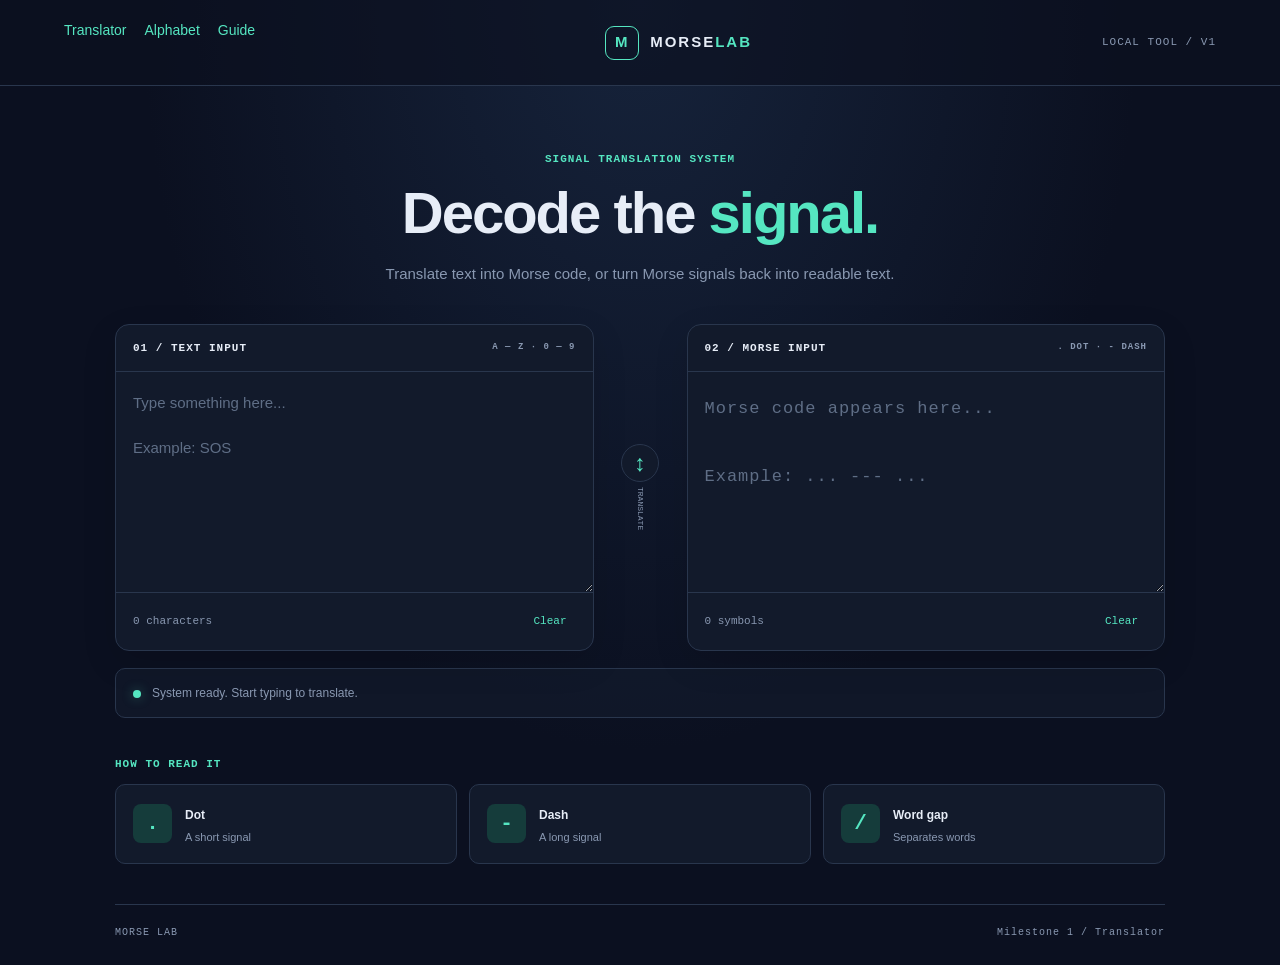
<file: index.html>
<!DOCTYPE html>
<html lang="en">
<head>
    <meta charset="UTF-8">
    <meta name="viewport" content="width=device-width, initial-scale=1.0">
    <meta name="theme-color" content="#0b1020">
    <meta name="description" content="Learn and translate International Morse code.">
    <title>Morse Lab — Translator</title>
    <link rel="stylesheet" href="css/style.css">
    <script src="js/morse.js" defer></script>
    <script src="js/app.js" defer></script>
</head>
<body>
    <header class="topbar">
        <nav>
    <a href="index.html">Translator</a>
    <a href="alphabet.html">Alphabet</a>
    <a href="guide.html">Guide</a>
</nav>
        <a class="brand" href="#" aria-label="Morse Lab home">
            <span class="brand-mark">M</span>
            <span>MORSE<span class="brand-accent">LAB</span></span>
        </a>
        <span class="version">LOCAL TOOL / V1</span>
    </header>

    <main class="container">
        <section class="intro">
            <p class="eyebrow">SIGNAL TRANSLATION SYSTEM</p>
            <h1>Decode the <span>signal.</span></h1>
            <p class="subtitle">
                Translate text into Morse code, or turn Morse signals back
                into readable text.
            </p>
        </section>

        <section class="translator" aria-label="Morse translator">
            <article class="panel">
                <div class="panel-heading">
                    <label for="text-input">01 / TEXT INPUT</label>
                    <span class="panel-tag">A — Z · 0 — 9</span>
                </div>

                <textarea
                    id="text-input"
                    placeholder="Type something here...&#10;&#10;Example: SOS"
                    spellcheck="false"
                    autocomplete="off"
                ></textarea>

                <div class="panel-footer">
                    <span id="text-count">0 characters</span>
                    <button id="clear-text" class="text-button" type="button">
                        Clear
                    </button>
                </div>
            </article>

            <div class="direction" aria-hidden="true">
                <span>↕</span>
                <small>TRANSLATE</small>
            </div>

            <article class="panel">
                <div class="panel-heading">
                    <label for="morse-input">02 / MORSE INPUT</label>
                    <span class="panel-tag">. DOT · - DASH</span>
                </div>

                <textarea
                    id="morse-input"
                    placeholder="Morse code appears here...&#10;&#10;Example: ... --- ..."
                    spellcheck="false"
                    autocomplete="off"
                ></textarea>

                <div class="panel-footer">
                    <span id="morse-count">0 symbols</span>
                    <button id="clear-morse" class="text-button" type="button">
                        Clear
                    </button>
                </div>
            </article>
        </section>

        <section class="status-panel" aria-live="polite" aria-atomic="true">
            <span class="status-indicator"></span>
            <p id="status-message">System ready. Start typing to translate.</p>
        </section>

        <section class="reference">
            <p class="eyebrow">HOW TO READ IT</p>
            <div class="reference-grid">
                <div>
                    <span class="signal">.</span>
                    <div>
                        <strong>Dot</strong>
                        <p>A short signal</p>
                    </div>
                </div>
                <div>
                    <span class="signal">-</span>
                    <div>
                        <strong>Dash</strong>
                        <p>A long signal</p>
                    </div>
                </div>
                <div>
                    <span class="signal">/</span>
                    <div>
                        <strong>Word gap</strong>
                        <p>Separates words</p>
                    </div>
                </div>
            </div>
        </section>

        <footer class="footer">
            <span>MORSE LAB</span>
            <span>Milestone 1 / Translator</span>
        </footer>
    </main>
</body>
</html>
</file>
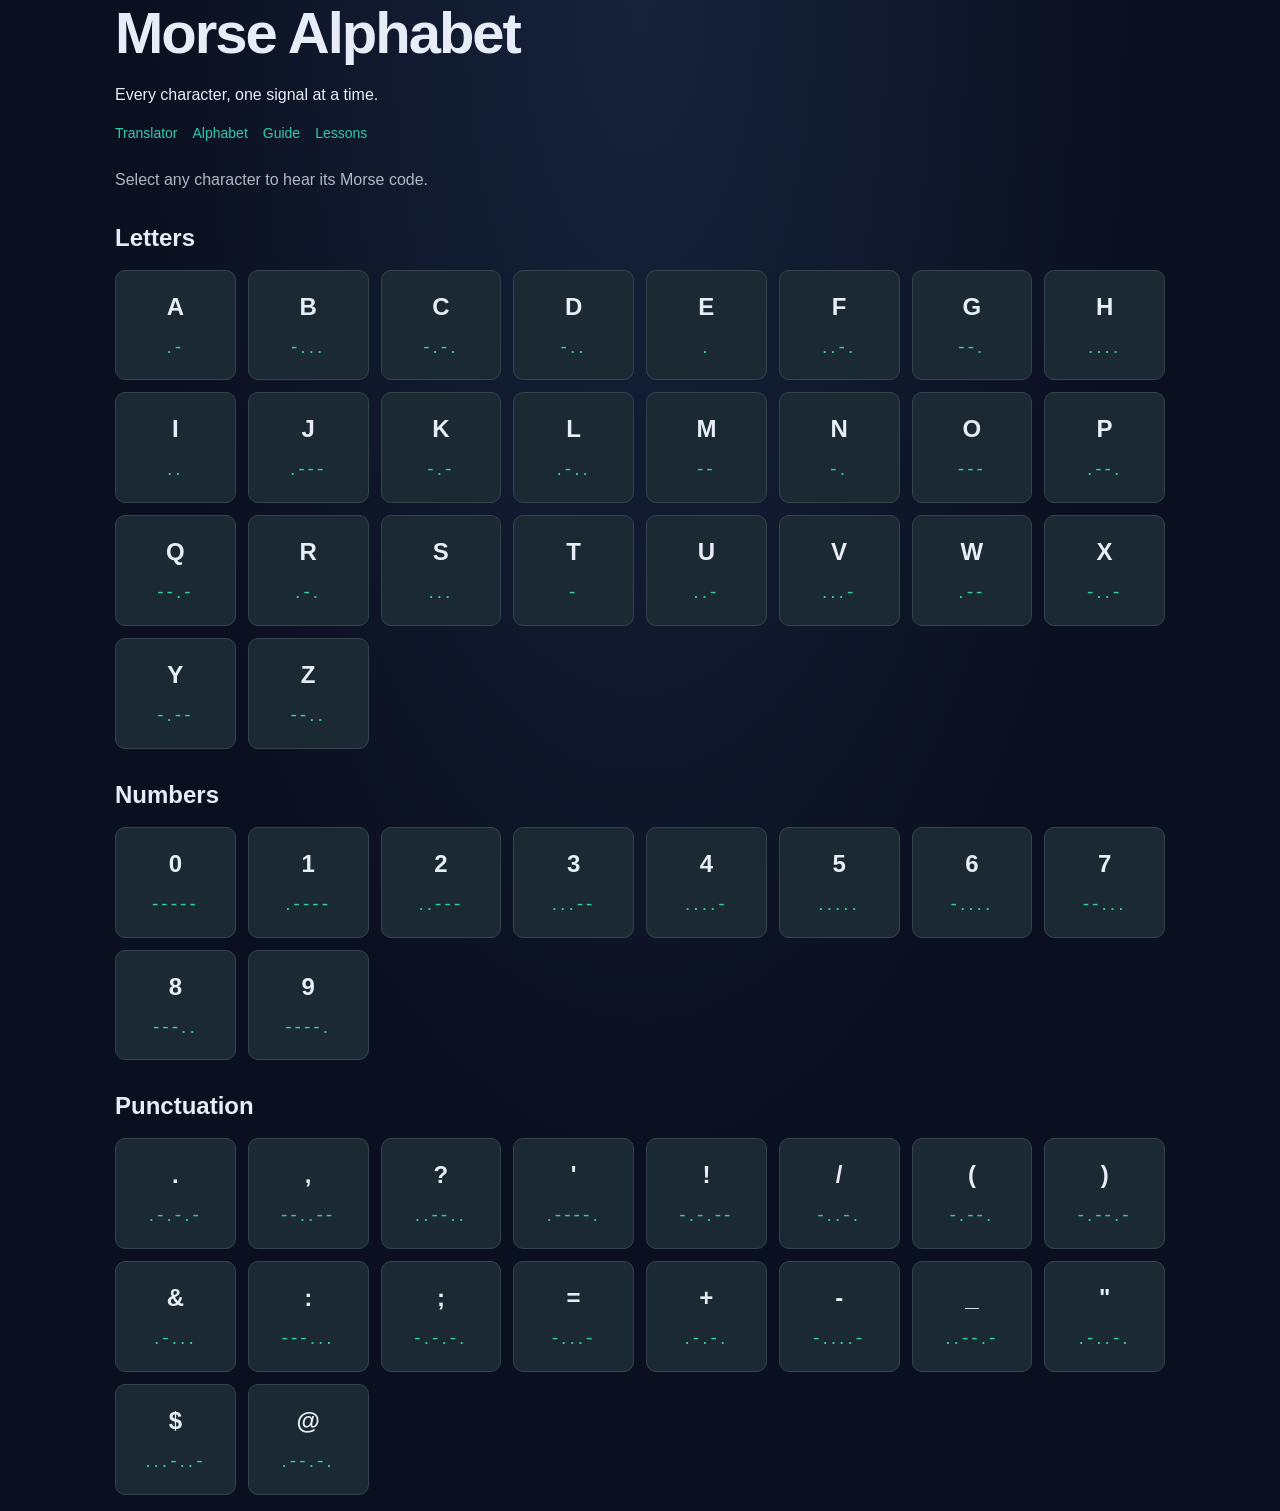
<file: alphabet.html>
<!DOCTYPE html>
<html lang="en">
<head>
    <meta charset="UTF-8">
    <meta name="viewport" content="width=device-width, initial-scale=1.0">
    <title>Morse Lab | Alphabet</title>
    <link rel="stylesheet" href="css/style.css">
    <style>
        .alphabet-grid {
            display: grid;
            grid-template-columns: repeat(auto-fit, minmax(110px, 1fr));
            gap: 12px;
        }
        .morse-card {
            background: #1b2932;
            border: 1px solid #34434d;
            border-radius: 10px;
            padding: 18px 10px;
            text-align: center;
            cursor: pointer;
            color: inherit;
        }
        .morse-card:hover {
            border-color: #35c9b0;
            transform: translateY(-2px);
        }
        .morse-card h2 { margin: 0 0 8px; }
        .morse-card p {
            font-size: 1.2rem;
            letter-spacing: 3px;
            margin: 0;
            color: #35c9b0;
        }
        .section-title { margin: 28px 0 14px; }
        nav { display: flex; flex-wrap: wrap; gap: 15px; margin-bottom: 24px; }
        nav a { color: #35c9b0; }
        .hint { opacity: .75; margin-bottom: 20px; }
    </style>
</head>
<body>
    <main class="container">
        <header>
            <h1>Morse Alphabet</h1>
            <p>Every character, one signal at a time.</p>
        </header>

        <nav>
            <a href="index.html">Translator</a>
            <a href="alphabet.html">Alphabet</a>
            <a href="guide.html">Guide</a>
            <a href="lessons.html">Lessons</a>
        </nav>

        <p class="hint">Select any character to hear its Morse code.</p>

        <h2 class="section-title">Letters</h2>
        <div id="letters" class="alphabet-grid"></div>

        <h2 class="section-title">Numbers</h2>
        <div id="numbers" class="alphabet-grid"></div>

        <h2 class="section-title">Punctuation</h2>
        <div id="punctuation" class="alphabet-grid"></div>

        <p id="status" aria-live="polite"></p>
    </main>

    <script src="js/morse.js"></script>
    <script>
        const audioContext = new (window.AudioContext || window.webkitAudioContext)();

        function playCharacter(code) {
            if (!code) return;

            audioContext.resume();

            const unit = 0.1;
            const frequency = 600;
            let time = audioContext.currentTime + 0.05;

            for (let i = 0; i < code.length; i++) {
                const symbol = code[i];

                if (symbol !== '.' && symbol !== '-') continue;

                const duration = symbol === '.' ? unit : unit * 3;
                const oscillator = audioContext.createOscillator();
                const gain = audioContext.createGain();

                oscillator.frequency.value = frequency;
                oscillator.connect(gain);
                gain.connect(audioContext.destination);

                gain.gain.setValueAtTime(0, time);
                gain.gain.setValueAtTime(0.15, time + 0.005);
                gain.gain.setValueAtTime(0, time + duration);

                oscillator.start(time);
                oscillator.stop(time + duration);

                time += duration + unit;
            }
        }

        function createCards(containerId, characters) {
            const container = document.getElementById(containerId);

            characters.forEach(character => {
                const code = MORSE_CODE[character];
                if (!code) return;

                const card = document.createElement('button');
                card.className = 'morse-card';
                card.type = 'button';
                card.innerHTML = `
                    <h2>${character}</h2>
                    <p>${code}</p>
                `;

                card.addEventListener('click', () => {
                    playCharacter(code);
                    document.getElementById('status').textContent =
                        `Playing ${character}: ${code}`;
                });

                container.appendChild(card);
            });
        }

        createCards('letters', 'ABCDEFGHIJKLMNOPQRSTUVWXYZ'.split(''));
        createCards('numbers', '0123456789'.split(''));
        createCards(
            'punctuation',
            ".,?'!/()&:;=+-_\"$@".split('')
        );
    </script>
</body>
</html>
</file>
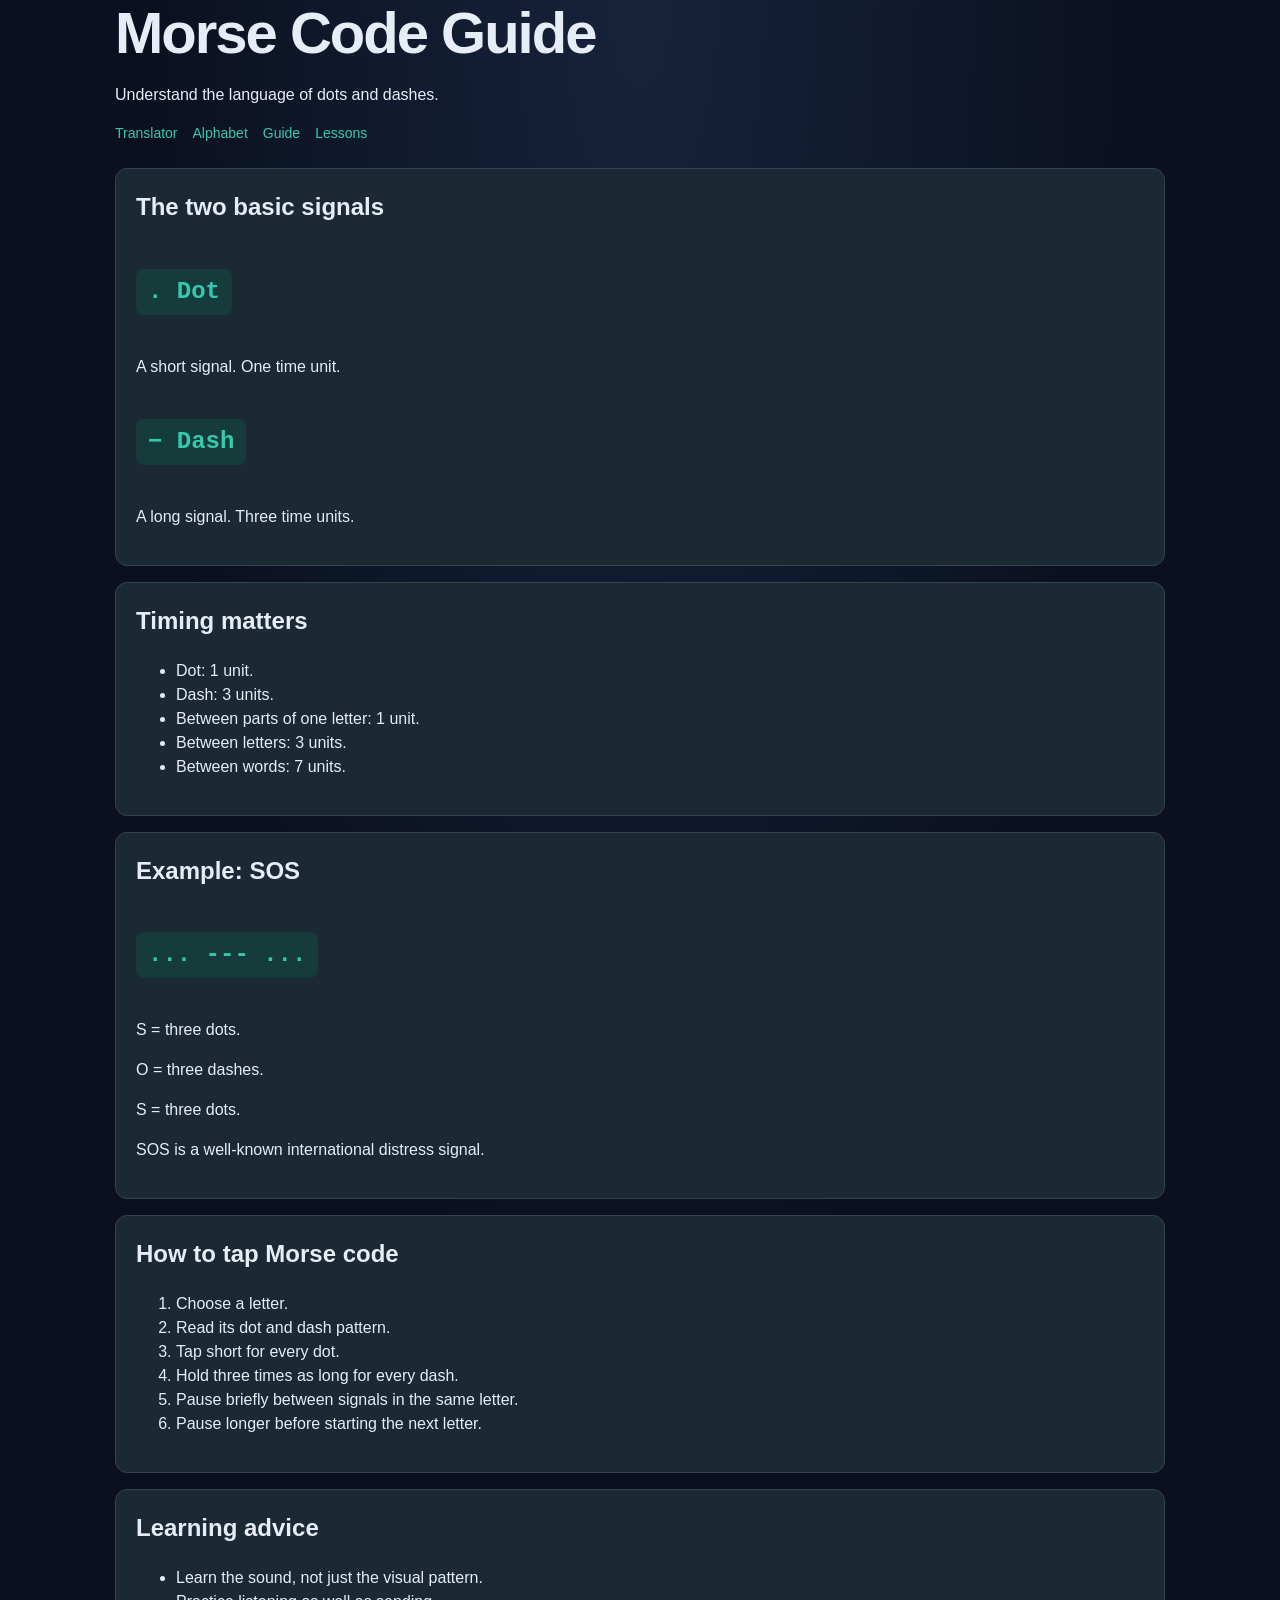
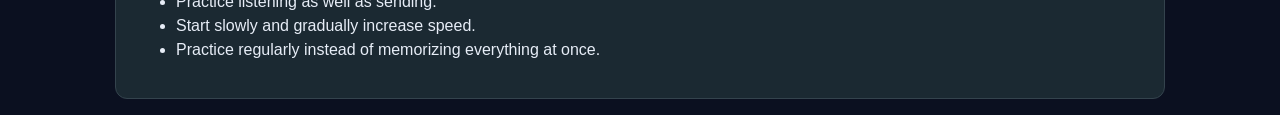
<file: guide.html>
<!DOCTYPE html>
<html lang="en">
<head>
    <meta charset="UTF-8">
    <meta name="viewport" content="width=device-width, initial-scale=1.0">
    <title>Morse Lab | Guide</title>
    <link rel="stylesheet" href="css/style.css">
    <style>
        .guide-section {
            background: #1b2932;
            border: 1px solid #34434d;
            border-radius: 12px;
            padding: 20px;
            margin-bottom: 16px;
        }
        .signal {
            color: #35c9b0;
            font-size: 1.5rem;
            font-weight: bold;
        }
        nav { display: flex; flex-wrap: wrap; gap: 15px; margin-bottom: 24px; }
        nav a { color: #35c9b0; }
    </style>
</head>
<body>
    <main class="container">
        <header>
            <h1>Morse Code Guide</h1>
            <p>Understand the language of dots and dashes.</p>
        </header>

        <nav>
            <a href="index.html">Translator</a>
            <a href="alphabet.html">Alphabet</a>
            <a href="guide.html">Guide</a>
            <a href="lessons.html">Lessons</a>
        </nav>

        <section class="guide-section">
            <h2>The two basic signals</h2>
            <p class="signal">. Dot</p>
            <p>A short signal. One time unit.</p>

            <p class="signal">− Dash</p>
            <p>A long signal. Three time units.</p>
        </section>

        <section class="guide-section">
            <h2>Timing matters</h2>
            <ul>
                <li>Dot: 1 unit.</li>
                <li>Dash: 3 units.</li>
                <li>Between parts of one letter: 1 unit.</li>
                <li>Between letters: 3 units.</li>
                <li>Between words: 7 units.</li>
            </ul>
        </section>

        <section class="guide-section">
            <h2>Example: SOS</h2>
            <p class="signal">... --- ...</p>
            <p>S = three dots.</p>
            <p>O = three dashes.</p>
            <p>S = three dots.</p>
            <p>SOS is a well-known international distress signal.</p>
        </section>

        <section class="guide-section">
            <h2>How to tap Morse code</h2>
            <ol>
                <li>Choose a letter.</li>
                <li>Read its dot and dash pattern.</li>
                <li>Tap short for every dot.</li>
                <li>Hold three times as long for every dash.</li>
                <li>Pause briefly between signals in the same letter.</li>
                <li>Pause longer before starting the next letter.</li>
            </ol>
        </section>

        <section class="guide-section">
            <h2>Learning advice</h2>
            <ul>
                <li>Learn the sound, not just the visual pattern.</li>
                <li>Practice listening as well as sending.</li>
                <li>Start slowly and gradually increase speed.</li>
                <li>Practice regularly instead of memorizing everything at once.</li>
            </ul>
        </section>
    </main>
</body>
</html>
</file>
<file: css/style.css>
:root {
    color-scheme: dark;
    --background: #0b1020;
    --surface: #121a2b;
    --surface-raised: #182338;
    --border: #29364d;
    --text: #e7edf7;
    --muted: #8998b1;
    --accent: #55e6c1;
    --accent-dark: #153c3b;
    --warning: #ffd479;
}

* {
    box-sizing: border-box;
}

html {
    width: 100%;
    overflow-x: hidden;
    scroll-behavior: smooth;
}

body {
    margin: 0;
    min-height: 100vh;
    width: 100%;
    overflow-x: hidden;
    background:
        radial-gradient(ellipse at 50% 0%, #16233b 0%, transparent 55%),
        var(--background);
    color: var(--text);
    font-family: "Segoe UI", Arial, sans-serif;
    line-height: 1.5;
}

button,
textarea,
select {
    font: inherit;
}

button {
    cursor: pointer;
}

a {
    color: var(--accent);
}

.topbar {
    display: flex;
    align-items: center;
    justify-content: space-between;
    gap: 16px;
    padding: 20px clamp(20px, 5vw, 72px);
    border-bottom: 1px solid var(--border);
    background: rgb(11 16 32 / 65%);
}

.brand {
    display: inline-flex;
    align-items: center;
    gap: 11px;
    color: var(--text);
    font-size: 15px;
    font-weight: 800;
    letter-spacing: 2px;
    text-decoration: none;
}

.brand-mark {
    display: grid;
    width: 34px;
    height: 34px;
    place-items: center;
    border: 1px solid var(--accent);
    border-radius: 9px;
    color: var(--accent);
}

.brand-accent {
    color: var(--accent);
}

.version,
.eyebrow,
.panel-heading,
.panel-tag,
.footer {
    font-family: Consolas, "Courier New", monospace;
    letter-spacing: 1px;
}

.version {
    color: var(--muted);
    font-size: 11px;
}

.container {
    width: min(1050px, calc(100% - 40px));
    margin: 0 auto;
}

.intro {
    padding: 65px 0 38px;
    text-align: center;
}

.eyebrow {
    margin: 0 0 12px;
    color: var(--accent);
    font-size: 11px;
    font-weight: 700;
}

h1 {
    margin: 0;
    font-size: clamp(36px, 6vw, 58px);
    line-height: 1.15;
    letter-spacing: -2px;
    overflow-wrap: anywhere;
}

h1 span {
    color: var(--accent);
}

.subtitle {
    max-width: 560px;
    margin: 17px auto 0;
    color: var(--muted);
    font-size: 15px;
}

.translator {
    display: grid;
    grid-template-columns: minmax(0, 1fr) 65px minmax(0, 1fr);
    align-items: stretch;
    gap: 14px;
}

.panel {
    display: flex;
    min-width: 0;
    flex-direction: column;
    overflow: hidden;
    border: 1px solid var(--border);
    border-radius: 14px;
    background: var(--surface);
    box-shadow: 0 12px 35px rgb(0 0 0 / 12%);
}

.panel-heading,
.panel-footer {
    display: flex;
    align-items: center;
    justify-content: space-between;
    gap: 10px;
    padding: 15px 17px;
}

.panel-heading {
    border-bottom: 1px solid var(--border);
    font-size: 11px;
    font-weight: 700;
}

.panel-tag {
    color: var(--muted);
    font-size: 9px;
    text-align: right;
}

textarea {
    display: block;
    width: 100%;
    min-width: 0;
    min-height: 220px;
    flex: 1;
    resize: vertical;
    padding: 20px 17px;
    border: 0;
    outline: none;
    background: transparent;
    color: var(--text);
}

#text-input {
    font-size: 15px;
}

#morse-input {
    font-family: Consolas, "Courier New", monospace;
    font-size: 17px;
    line-height: 2;
    letter-spacing: 1px;
}

textarea::placeholder {
    color: #5f6e86;
}

textarea:focus-visible {
    box-shadow: inset 0 0 0 1px var(--accent);
}

.panel-footer {
    border-top: 1px solid var(--border);
    color: var(--muted);
    font-family: Consolas, "Courier New", monospace;
    font-size: 11px;
}

.text-button {
    padding: 4px 8px;
    border: 1px solid transparent;
    border-radius: 5px;
    background: transparent;
    color: var(--accent);
    font-size: 11px;
}

.text-button:hover {
    border-color: var(--border);
    background: var(--surface-raised);
}

.text-button:focus-visible,
button:focus-visible {
    outline: 2px solid var(--accent);
    outline-offset: 3px;
}

.direction {
    display: flex;
    flex-direction: column;
    align-items: center;
    justify-content: center;
    gap: 5px;
    color: var(--accent);
}

.direction span {
    display: grid;
    width: 38px;
    height: 38px;
    place-items: center;
    border: 1px solid var(--border);
    border-radius: 50%;
    background: var(--surface);
    font-size: 23px;
}

.direction small {
    color: var(--muted);
    font-family: Consolas, "Courier New", monospace;
    font-size: 8px;
    writing-mode: vertical-rl;
}

.status-panel {
    display: flex;
    align-items: flex-start;
    gap: 11px;
    margin-top: 17px;
    padding: 15px 17px;
    border: 1px solid var(--border);
    border-radius: 10px;
    background: rgb(18 26 43 / 75%);
}

.status-indicator {
    width: 8px;
    height: 8px;
    flex: 0 0 8px;
    margin-top: 6px;
    border-radius: 50%;
    background: var(--accent);
    box-shadow: 0 0 12px rgb(85 230 193 / 35%);
}

.status-panel.warning .status-indicator {
    background: var(--warning);
    box-shadow: 0 0 12px rgb(255 212 121 / 25%);
}

.status-panel p {
    margin: 0;
    color: var(--muted);
    font-size: 12px;
    overflow-wrap: anywhere;
}

.reference {
    margin-top: 38px;
}

.reference-grid {
    display: grid;
    grid-template-columns: repeat(3, minmax(0, 1fr));
    gap: 12px;
}

.reference-grid > div {
    display: flex;
    align-items: center;
    gap: 13px;
    min-width: 0;
    padding: 17px;
    border: 1px solid var(--border);
    border-radius: 10px;
    background: var(--surface);
}

.signal {
    display: grid;
    width: 39px;
    height: 39px;
    flex: 0 0 39px;
    place-items: center;
    border-radius: 8px;
    background: var(--accent-dark);
    color: var(--accent);
    font-family: Consolas, "Courier New", monospace;
    font-size: 21px;
    font-weight: 700;
}

.reference-grid strong {
    font-size: 12px;
}

.reference-grid p {
    margin: 3px 0 0;
    color: var(--muted);
    font-size: 11px;
}

.footer {
    display: flex;
    justify-content: space-between;
    gap: 15px;
    margin-top: 40px;
    padding: 20px 0 25px;
    border-top: 1px solid var(--border);
    color: var(--muted);
    font-size: 10px;
}

/* Shared navigation */
nav {
    display: flex;
    flex-wrap: wrap;
    align-items: center;
    gap: 10px 18px;
    margin-bottom: 24px;
}

nav a {
    color: var(--accent);
    text-decoration: none;
    font-size: 14px;
}

nav a:hover {
    text-decoration: underline;
}

/* Alphabet page */
.alphabet-grid {
    display: grid;
    grid-template-columns: repeat(auto-fit, minmax(110px, 1fr));
    gap: 12px;
}

.morse-card {
    min-width: 0;
    padding: 18px 10px;
    border: 1px solid var(--border);
    border-radius: 10px;
    background: var(--surface);
    color: var(--text);
    text-align: center;
    transition: border-color 0.2s, transform 0.2s;
}

.morse-card:hover {
    border-color: var(--accent);
    transform: translateY(-2px);
}

.morse-card h2 {
    margin: 0 0 8px;
}

.morse-card p {
    margin: 0;
    color: var(--accent);
    font-size: 1.2rem;
    letter-spacing: 3px;
}

/* Guide and lesson sections */
.guide-section,
.lesson {
    min-width: 0;
    margin-bottom: 16px;
    padding: 20px;
    border: 1px solid var(--border);
    border-radius: 12px;
    background: var(--surface);
}

.guide-section h2,
.lesson h2 {
    margin-top: 0;
}

.guide-section p,
.guide-section li {
    overflow-wrap: anywhere;
}

.guide-section .signal {
    display: inline-block;
    width: auto;
    height: auto;
    padding: 5px 12px;
}

.lesson button,
.lesson select {
    max-width: 100%;
    padding: 10px 14px;
    border: 1px solid var(--accent);
    border-radius: 7px;
    background: var(--surface-raised);
    color: var(--text);
}

.lesson button:hover {
    background: var(--accent-dark);
}

.lesson button:disabled {
    cursor: not-allowed;
    opacity: 0.5;
}

.pattern {
    color: var(--accent);
    font-size: 2rem;
    letter-spacing: 5px;
    overflow-wrap: anywhere;
}

/* Tablet */
@media (max-width: 760px) {
    .intro {
        padding-top: 45px;
    }

    .translator {
        grid-template-columns: minmax(0, 1fr);
    }

    .direction {
        flex-direction: row;
    }

    .direction small {
        writing-mode: initial;
    }

    textarea {
        min-height: 160px;
    }

    .reference-grid {
        grid-template-columns: 1fr;
    }
}

/* Mobile */
@media (max-width: 420px) {
    .topbar {
        flex-wrap: wrap;
        padding: 15px 18px;
    }

    .version {
        font-size: 9px;
    }

    .container {
        width: calc(100% - 28px);
    }

    .intro {
        padding-top: 35px;
    }

    h1 {
        font-size: clamp(32px, 10vw, 42px);
        letter-spacing: -1px;
    }

    .subtitle {
        font-size: 13px;
    }

    nav {
        gap: 12px;
    }

    nav a {
        font-size: 13px;
    }

    .panel-heading,
    .panel-footer {
        padding: 12px;
    }

    .panel-tag {
        max-width: 110px;
    }

    .alphabet-grid {
        grid-template-columns: repeat(2, minmax(0, 1fr));
        gap: 9px;
    }

    .morse-card {
        padding: 15px 8px;
    }

    .guide-section,
    .lesson {
        padding: 15px;
    }

    .lesson select {
        width: 100%;
    }

    .footer {
        flex-direction: column;
    }
}

/* Very narrow screens */
@media (max-width: 320px) {
    .container {
        width: calc(100% - 20px);
    }

    .alphabet-grid {
        grid-template-columns: repeat(2, minmax(0, 1fr));
    }

    .panel-heading,
    .panel-footer {
        flex-wrap: wrap;
    }
}
</file>
